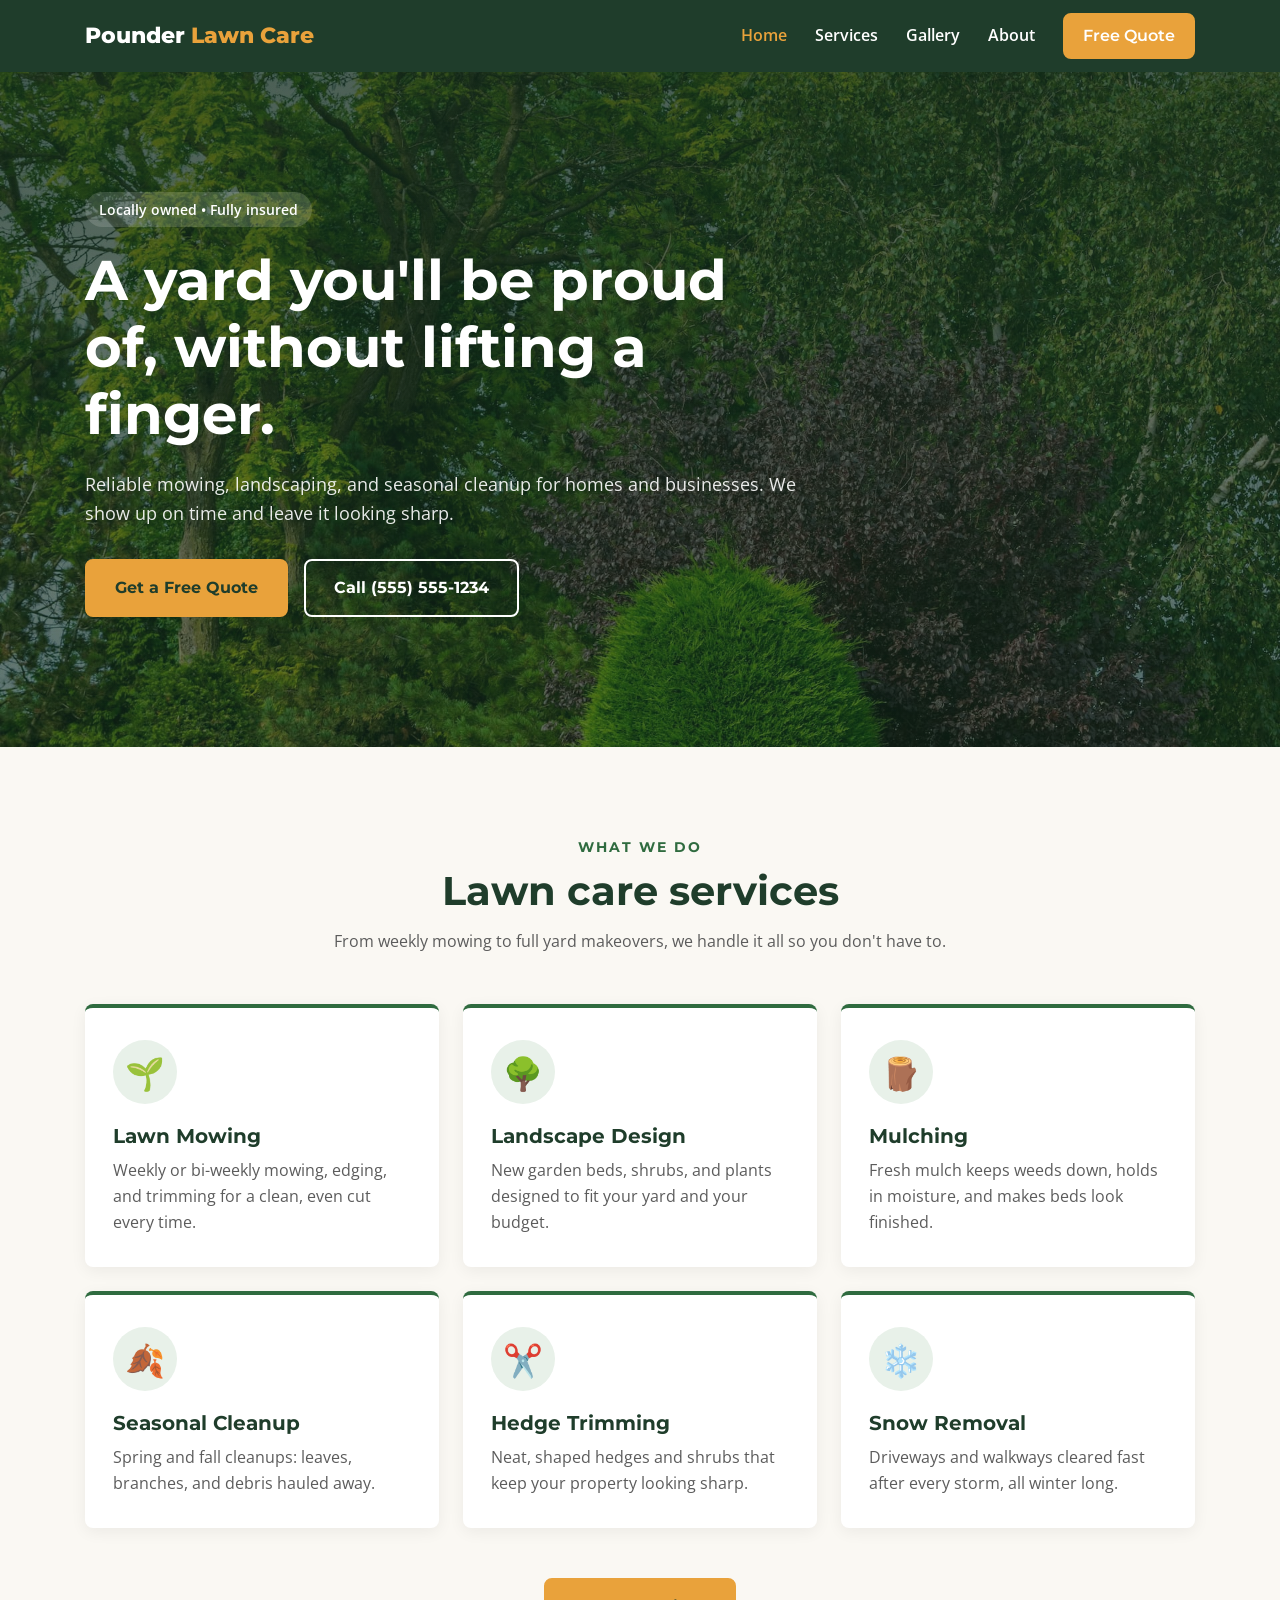
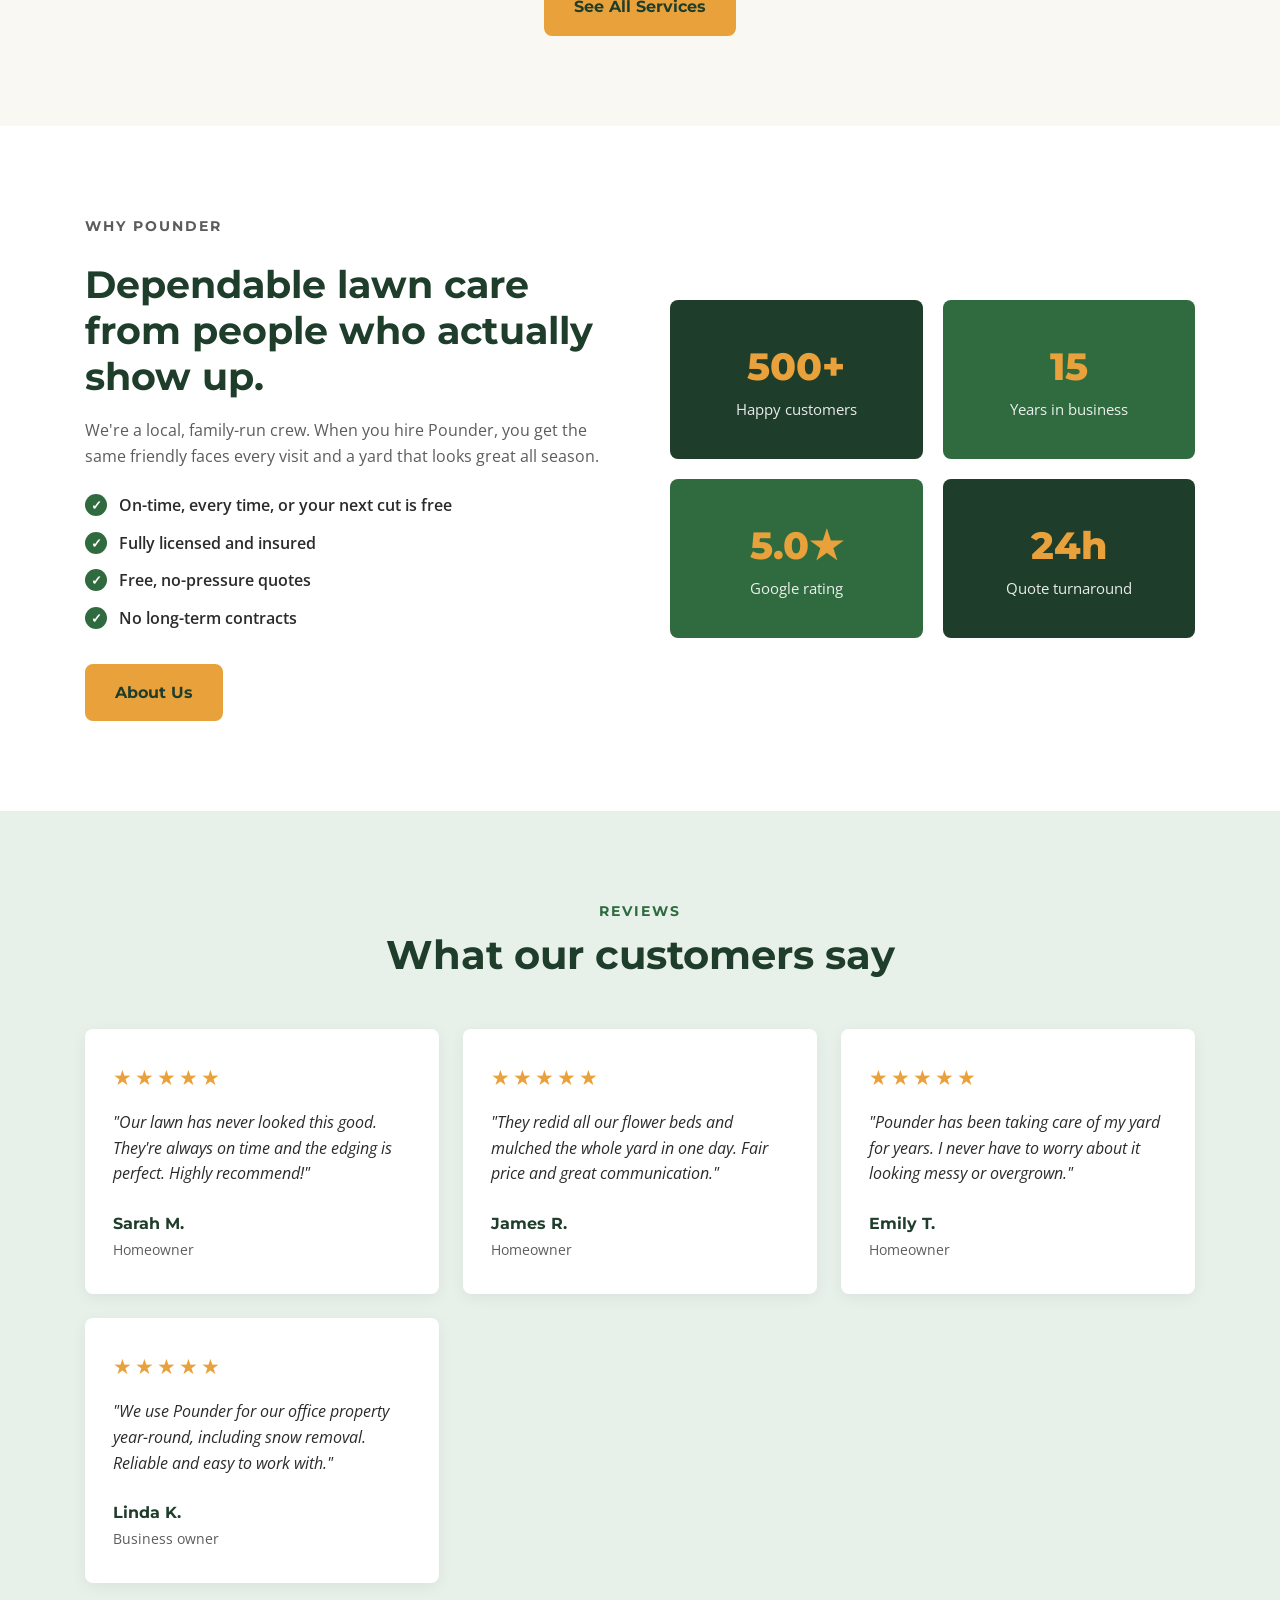
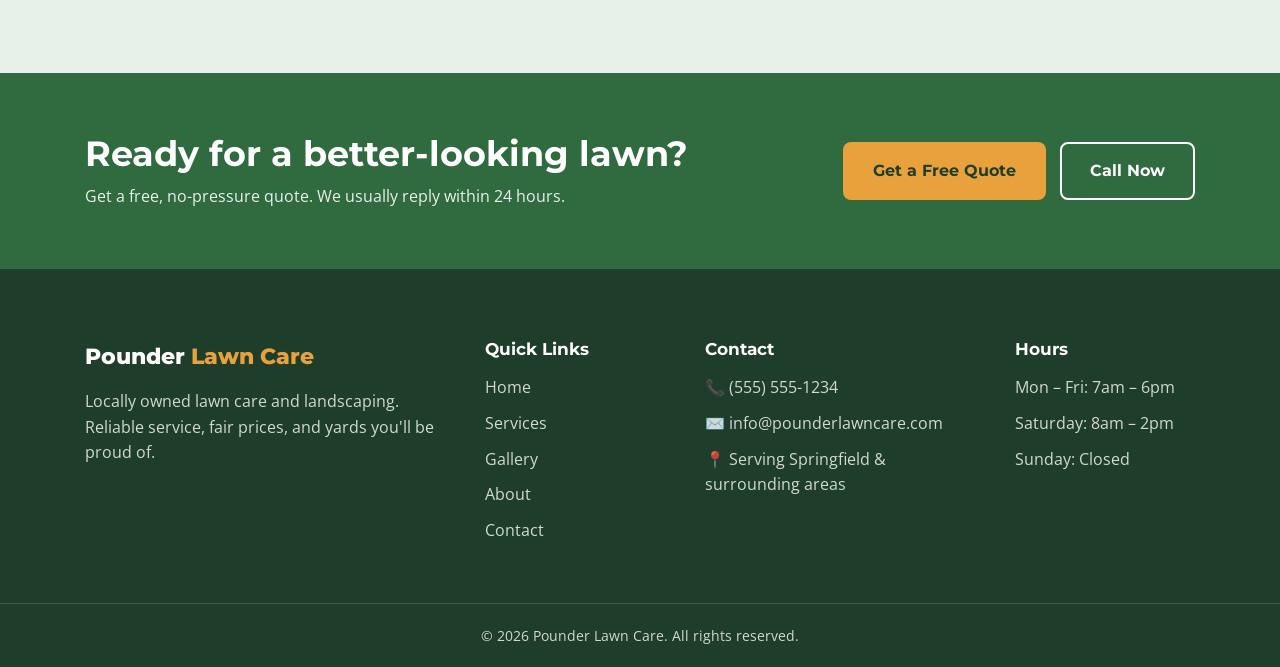
<file: index.html>
<!DOCTYPE html>
<html lang="en">
<head>
  <meta charset="UTF-8">
  <meta name="viewport" content="width=device-width, initial-scale=1.0">
  <title>Pounder Lawn Care | Lawn Mowing & Landscaping</title>
  <meta name="description" content="Pounder Lawn Care offers reliable lawn mowing, landscaping, mulching, and seasonal cleanup. Get your free quote today.">

  <!-- Fonts -->
  <link rel="preconnect" href="https://fonts.googleapis.com">
  <link rel="preconnect" href="https://fonts.gstatic.com" crossorigin>
  <link href="https://fonts.googleapis.com/css2?family=Montserrat:wght@600;700;800&family=Open+Sans:wght@400;600&display=swap" rel="stylesheet">

  <link rel="stylesheet" href="css/style.css">
</head>
<body>

  <!-- ===== HEADER / NAV ===== -->
  <header class="site-header">
    <div class="container header-inner">
      <a href="index.html" class="logo">
        Pounder <span>Lawn Care</span>
      </a>

      <button class="nav-toggle" aria-label="Open menu" aria-expanded="false">
        <span></span>
        <span></span>
        <span></span>
      </button>

      <nav class="main-nav">
        <ul>
          <li><a href="index.html" class="active">Home</a></li>
          <li><a href="services.html">Services</a></li>
          <li><a href="gallery.html">Gallery</a></li>
          <li><a href="about.html">About</a></li>
          <li><a href="contact.html" class="btn btn-small">Free Quote</a></li>
        </ul>
      </nav>
    </div>
  </header>

  <main>
    <!-- ===== HERO ===== -->
    <section class="hero">
      <div class="container">
        <div class="hero-content">
          <p class="hero-tag">Locally owned &bull; Fully insured</p>
          <h1>A yard you'll be proud of, without lifting a finger.</h1>
          <p class="hero-text">
            Reliable mowing, landscaping, and seasonal cleanup for homes and
            businesses. We show up on time and leave it looking sharp.
          </p>
          <div class="hero-buttons">
            <a href="contact.html" class="btn">Get a Free Quote</a>
            <a href="tel:5555551234" class="btn btn-outline">Call (555) 555-1234</a>
          </div>
        </div>
      </div>
    </section>

    <!-- ===== SERVICES ===== -->
    <section class="services section">
      <div class="container">
        <div class="section-heading">
          <p class="eyebrow">What we do</p>
          <h2>Lawn care services</h2>
          <p>From weekly mowing to full yard makeovers, we handle it all so you don't have to.</p>
        </div>

        <div class="services-grid">
          <article class="service-card">
            <div class="service-icon">🌱</div>
            <h3>Lawn Mowing</h3>
            <p>Weekly or bi-weekly mowing, edging, and trimming for a clean, even cut every time.</p>
          </article>

          <article class="service-card">
            <div class="service-icon">🌳</div>
            <h3>Landscape Design</h3>
            <p>New garden beds, shrubs, and plants designed to fit your yard and your budget.</p>
          </article>

          <article class="service-card">
            <div class="service-icon">🪵</div>
            <h3>Mulching</h3>
            <p>Fresh mulch keeps weeds down, holds in moisture, and makes beds look finished.</p>
          </article>

          <article class="service-card">
            <div class="service-icon">🍂</div>
            <h3>Seasonal Cleanup</h3>
            <p>Spring and fall cleanups: leaves, branches, and debris hauled away.</p>
          </article>

          <article class="service-card">
            <div class="service-icon">✂️</div>
            <h3>Hedge Trimming</h3>
            <p>Neat, shaped hedges and shrubs that keep your property looking sharp.</p>
          </article>

          <article class="service-card">
            <div class="service-icon">❄️</div>
            <h3>Snow Removal</h3>
            <p>Driveways and walkways cleared fast after every storm, all winter long.</p>
          </article>
        </div>

        <div class="section-cta">
          <a href="services.html" class="btn">See All Services</a>
        </div>
      </div>
    </section>

    <!-- ===== WHY CHOOSE US ===== -->
    <section class="why section">
      <div class="container why-inner">
        <div class="why-text">
          <p class="eyebrow">Why Pounder</p>
          <h2>Dependable lawn care from people who actually show up.</h2>
          <p>
            We're a local, family-run crew. When you hire Pounder, you get the
            same friendly faces every visit and a yard that looks great all season.
          </p>

          <ul class="check-list">
            <li>On-time, every time, or your next cut is free</li>
            <li>Fully licensed and insured</li>
            <li>Free, no-pressure quotes</li>
            <li>No long-term contracts</li>
          </ul>

          <a href="about.html" class="btn">About Us</a>
        </div>

        <div class="stats">
          <div class="stat">
            <span class="stat-number">500+</span>
            <span class="stat-label">Happy customers</span>
          </div>
          <div class="stat">
            <span class="stat-number">15</span>
            <span class="stat-label">Years in business</span>
          </div>
          <div class="stat">
            <span class="stat-number">5.0★</span>
            <span class="stat-label">Google rating</span>
          </div>
          <div class="stat">
            <span class="stat-number">24h</span>
            <span class="stat-label">Quote turnaround</span>
          </div>
        </div>
      </div>
    </section>

    <!-- ===== REVIEWS ===== -->
    <section class="reviews section">
      <div class="container">
        <div class="section-heading">
          <p class="eyebrow">Reviews</p>
          <h2>What our customers say</h2>
        </div>

        <div class="reviews-grid">
          <figure class="review-card">
            <div class="stars" aria-label="5 out of 5 stars">★★★★★</div>
            <blockquote>
              "Our lawn has never looked this good. They're always on time and
              the edging is perfect. Highly recommend!"
            </blockquote>
            <figcaption>
              <strong>Sarah M.</strong>
              <span>Homeowner</span>
            </figcaption>
          </figure>

          <figure class="review-card">
            <div class="stars" aria-label="5 out of 5 stars">★★★★★</div>
            <blockquote>
              "They redid all our flower beds and mulched the whole yard in one
              day. Fair price and great communication."
            </blockquote>
            <figcaption>
              <strong>James R.</strong>
              <span>Homeowner</span>
            </figcaption>
          </figure>

          <figure class="review-card">
            <div class="stars" aria-label="5 out of 5 stars">★★★★★</div>
            <blockquote>
              "Pounder has been taking care of my yard for years. I never have to worry about it looking messy or overgrown."
            </blockquote>
            <figcaption>
              <strong>Emily T.</strong>
              <span>Homeowner</span>
            </figcaption>
          </figure>
          

          <figure class="review-card">
            <div class="stars" aria-label="5 out of 5 stars">★★★★★</div>
            <blockquote>
              "We use Pounder for our office property year-round, including snow
              removal. Reliable and easy to work with."
            </blockquote>
            <figcaption>
              <strong>Linda K.</strong>
              <span>Business owner</span>
            </figcaption>
          </figure>
        </div>
      </div>
    </section>

    <!-- ===== CALL-TO-ACTION BANNER ===== -->
    <section class="cta-banner">
      <div class="container cta-inner">
        <div>
          <h2>Ready for a better-looking lawn?</h2>
          <p>Get a free, no-pressure quote. We usually reply within 24 hours.</p>
        </div>
        <div class="cta-buttons">
          <a href="contact.html" class="btn">Get a Free Quote</a>
          <a href="tel:5555551234" class="btn btn-outline">Call Now</a>
        </div>
      </div>
    </section>
  </main>

  <!-- ===== FOOTER ===== -->
  <footer class="site-footer">
    <div class="container footer-grid">
      <div class="footer-col footer-about">
        <a href="index.html" class="logo">Pounder <span>Lawn Care</span></a>
        <p>Locally owned lawn care and landscaping. Reliable service, fair prices, and yards you'll be proud of.</p>
      </div>

      <div class="footer-col">
        <h3>Quick Links</h3>
        <ul>
          <li><a href="index.html">Home</a></li>
          <li><a href="services.html">Services</a></li>
          <li><a href="gallery.html">Gallery</a></li>
          <li><a href="about.html">About</a></li>
          <li><a href="contact.html">Contact</a></li>
        </ul>
      </div>

      <div class="footer-col">
        <h3>Contact</h3>
        <ul>
          <li><a href="tel:5555551234">📞 (555) 555-1234</a></li>
          <li><a href="mailto:info@pounderlawncare.com">✉️ info@pounderlawncare.com</a></li>
          <li>📍 Serving Springfield &amp; surrounding areas</li>
        </ul>
      </div>

      <div class="footer-col">
        <h3>Hours</h3>
        <ul>
          <li>Mon – Fri: 7am – 6pm</li>
          <li>Saturday: 8am – 2pm</li>
          <li>Sunday: Closed</li>
        </ul>
      </div>
    </div>

    <div class="footer-bottom">
      <div class="container">
        <p>&copy; <span id="year"></span> Pounder Lawn Care. All rights reserved.</p>
      </div>
    </div>
  </footer>

  <script src="js/main.js"></script>
</body>
</html>
</file>
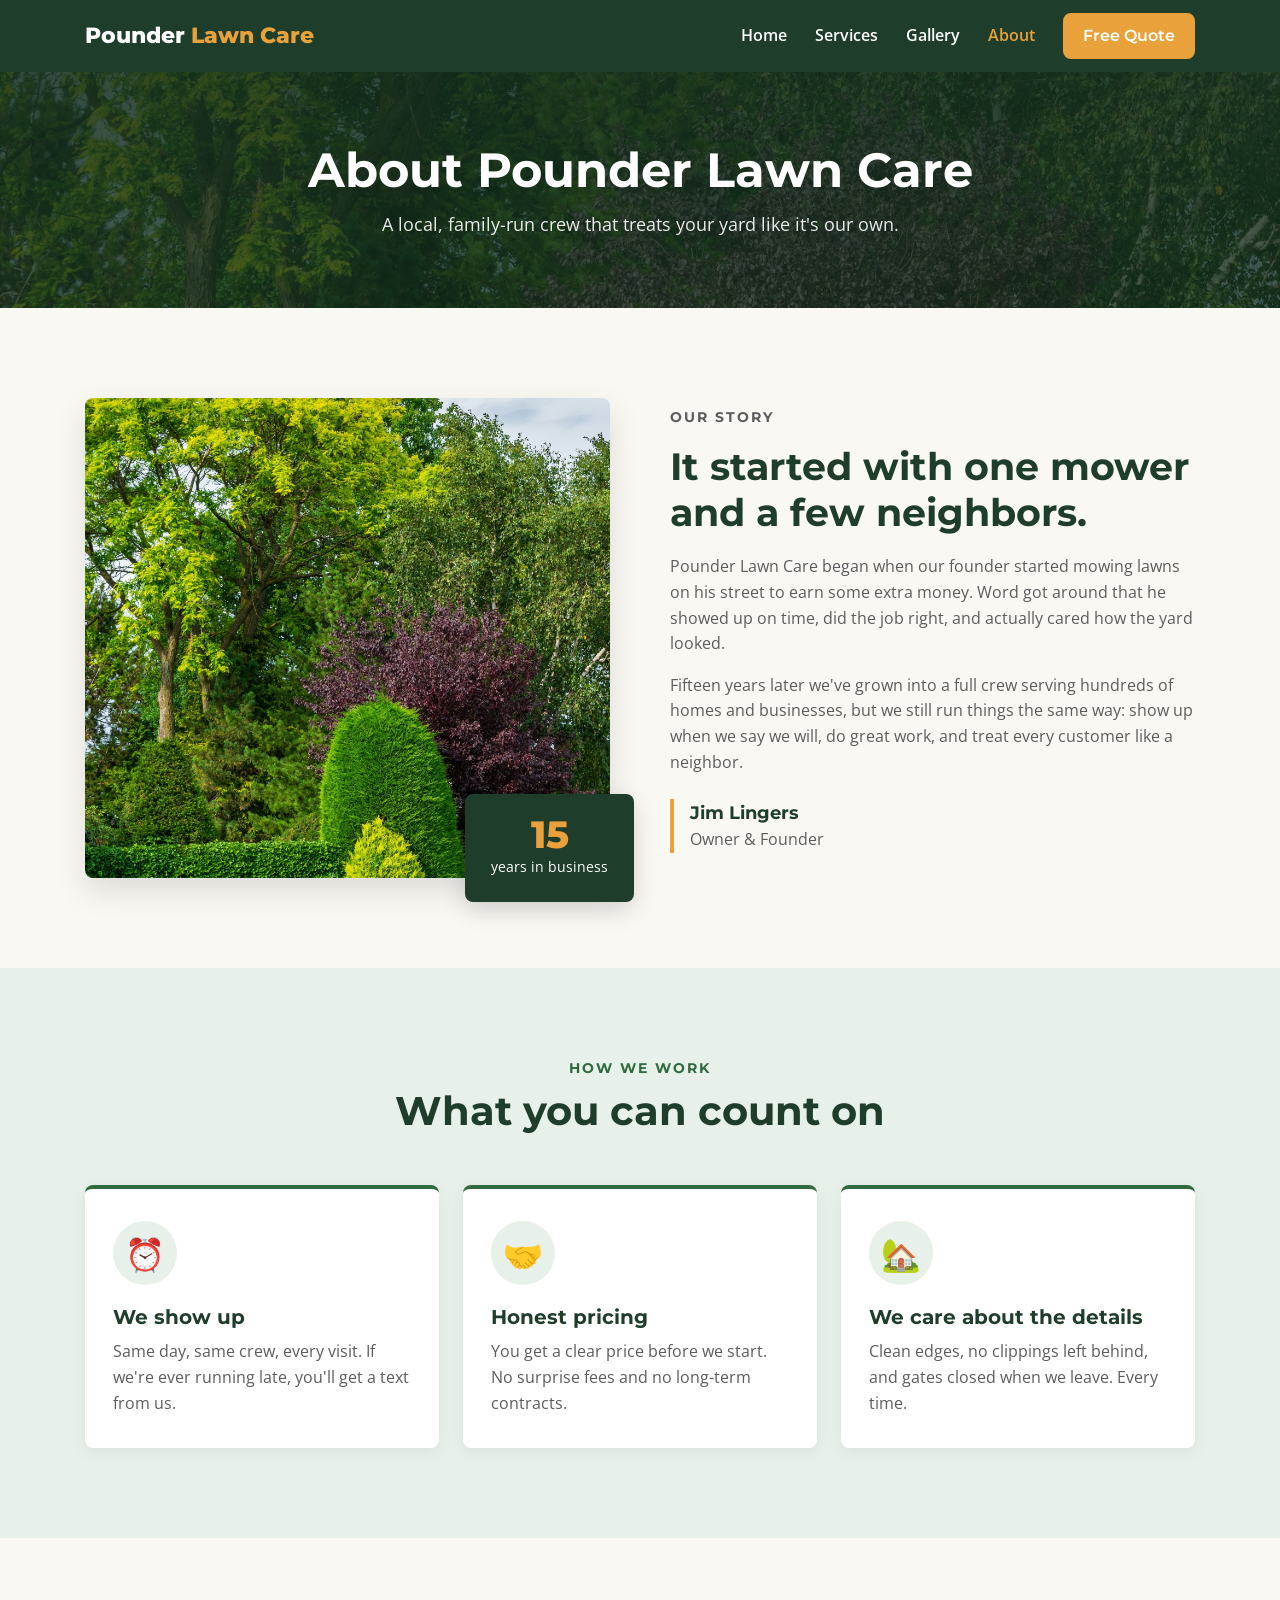
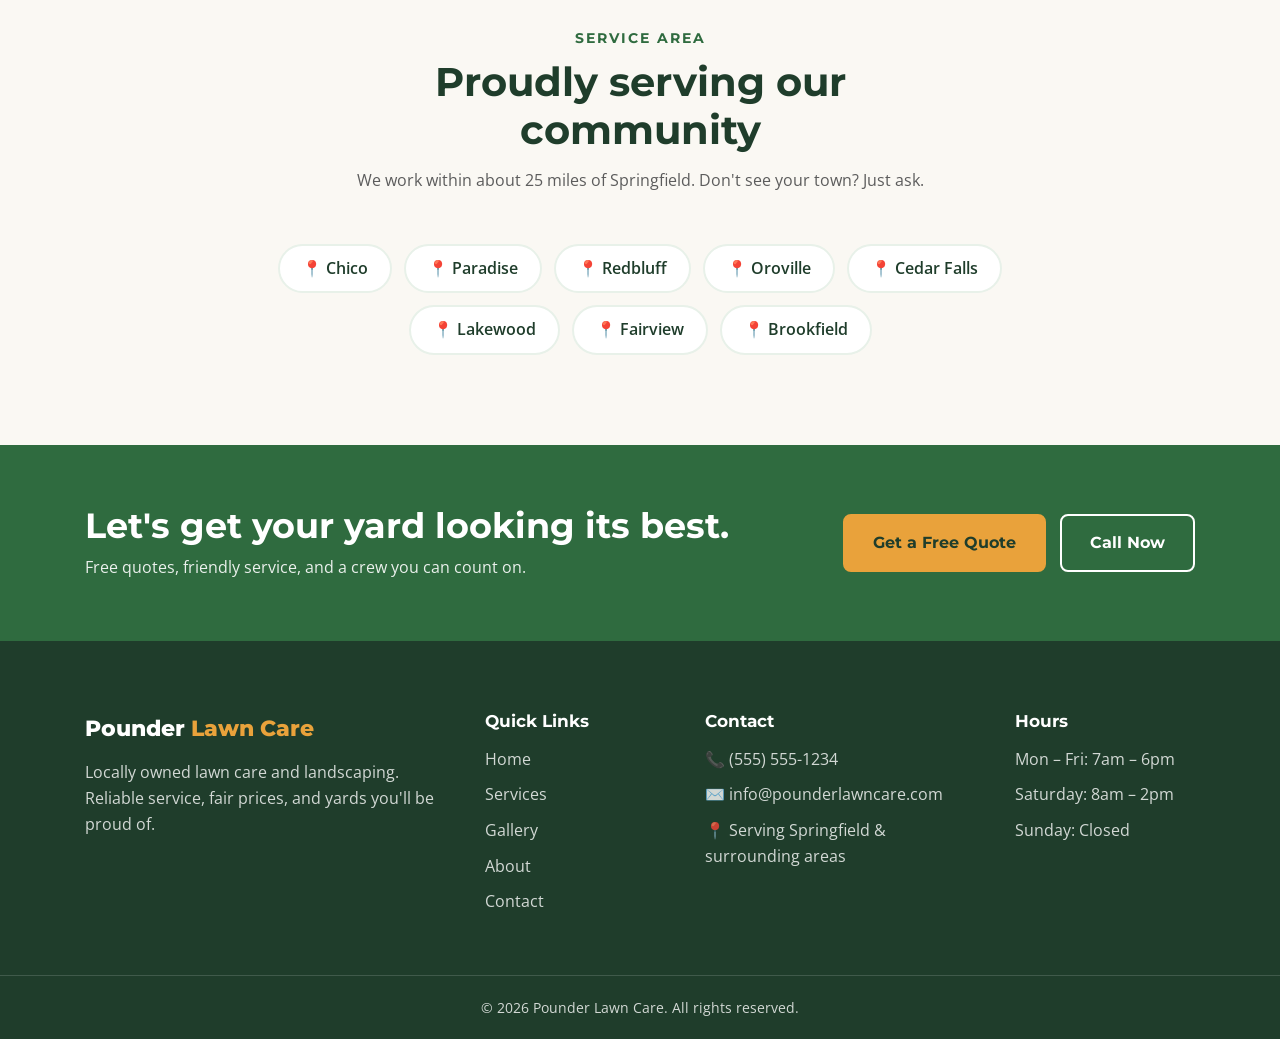
<file: about.html>
<!DOCTYPE html>
<html lang="en">
<head>
  <meta charset="UTF-8">
  <meta name="viewport" content="width=device-width, initial-scale=1.0">
  <title>About Us | Pounder Lawn Care</title>
  <meta name="description" content="Pounder Lawn Care is a locally owned, family-run lawn care company serving Springfield and surrounding towns. Meet the crew and learn how we work.">

  <!-- Fonts -->
  <link rel="preconnect" href="https://fonts.googleapis.com">
  <link rel="preconnect" href="https://fonts.gstatic.com" crossorigin>
  <link href="https://fonts.googleapis.com/css2?family=Montserrat:wght@600;700;800&family=Open+Sans:wght@400;600&display=swap" rel="stylesheet">

  <link rel="stylesheet" href="css/style.css">
</head>
<body>

  <!-- ===== HEADER / NAV ===== -->
  <header class="site-header">
    <div class="container header-inner">
      <a href="index.html" class="logo">
        Pounder <span>Lawn Care</span>
      </a>

      <button class="nav-toggle" aria-label="Open menu" aria-expanded="false">
        <span></span>
        <span></span>
        <span></span>
      </button>

      <nav class="main-nav">
        <ul>
          <li><a href="index.html">Home</a></li>
          <li><a href="services.html">Services</a></li>
          <li><a href="gallery.html">Gallery</a></li>
          <li><a href="about.html" class="active">About</a></li>
          <li><a href="contact.html" class="btn btn-small">Free Quote</a></li>
        </ul>
      </nav>
    </div>
  </header>

  <main>
    <!-- ===== PAGE BANNER ===== -->
    <section class="page-banner">
      <div class="container">
        <h1>About Pounder Lawn Care</h1>
        <p>A local, family-run crew that treats your yard like it's our own.</p>
      </div>
    </section>

    <!-- ===== OUR STORY ===== -->
    <section class="section">
      <div class="container story">
        <div class="story-image">
          <!-- Swap this for a real photo of the owner or crew later -->
          <img src="images/hero.jpg" alt="A freshly mowed lawn cared for by Pounder Lawn Care" loading="lazy">
          <div class="story-badge">
            <span class="stat-number">15</span>
            <span>years in business</span>
          </div>
        </div>

        <div class="story-text">
          <p class="eyebrow">Our story</p>
          <h2>It started with one mower and a few neighbors.</h2>
          <p>
            Pounder Lawn Care began when our founder started mowing lawns on his
            street to earn some extra money. Word got around that he showed up on
            time, did the job right, and actually cared how the yard looked.
          </p>
          <p>
            Fifteen years later we've grown into a full crew serving hundreds of
            homes and businesses, but we still run things the same way: show up
            when we say we will, do great work, and treat every customer like a
            neighbor.
          </p>
          <p class="signature">
            <strong>Jim Lingers</strong>
            <span>Owner &amp; Founder</span>
          </p>
        </div>
      </div>
    </section>

    <!-- ===== OUR VALUES (reuses the service card styles) ===== -->
    <section class="section values">
      <div class="container">
        <div class="section-heading">
          <p class="eyebrow">How we work</p>
          <h2>What you can count on</h2>
        </div>

        <div class="services-grid">
          <article class="service-card">
            <div class="service-icon">⏰</div>
            <h3>We show up</h3>
            <p>Same day, same crew, every visit. If we're ever running late, you'll get a text from us.</p>
          </article>

          <article class="service-card">
            <div class="service-icon">🤝</div>
            <h3>Honest pricing</h3>
            <p>You get a clear price before we start. No surprise fees and no long-term contracts.</p>
          </article>

          <article class="service-card">
            <div class="service-icon">🏡</div>
            <h3>We care about the details</h3>
            <p>Clean edges, no clippings left behind, and gates closed when we leave. Every time.</p>
          </article>
        </div>
      </div>
    </section>

    <!-- ===== SERVICE AREA ===== -->
    <section class="section">
      <div class="container">
        <div class="section-heading">
          <p class="eyebrow">Service area</p>
          <h2>Proudly serving our community</h2>
          <p>We work within about 25 miles of Springfield. Don't see your town? Just ask.</p>
        </div>

        <ul class="area-list">
          <li>Chico</li>
          <li>Paradise</li>
          <li>Redbluff</li>
          <li>Oroville</li>
          <li>Cedar Falls</li>
          <li>Lakewood</li>
          <li>Fairview</li>
          <li>Brookfield</li>
        </ul>
      </div>
    </section>

    <!-- ===== CALL-TO-ACTION BANNER ===== -->
    <section class="cta-banner">
      <div class="container cta-inner">
        <div>
          <h2>Let's get your yard looking its best.</h2>
          <p>Free quotes, friendly service, and a crew you can count on.</p>
        </div>
        <div class="cta-buttons">
          <a href="contact.html" class="btn">Get a Free Quote</a>
          <a href="tel:5555551234" class="btn btn-outline">Call Now</a>
        </div>
      </div>
    </section>
  </main>

  <!-- ===== FOOTER ===== -->
  <footer class="site-footer">
    <div class="container footer-grid">
      <div class="footer-col footer-about">
        <a href="index.html" class="logo">Pounder <span>Lawn Care</span></a>
        <p>Locally owned lawn care and landscaping. Reliable service, fair prices, and yards you'll be proud of.</p>
      </div>

      <div class="footer-col">
        <h3>Quick Links</h3>
        <ul>
          <li><a href="index.html">Home</a></li>
          <li><a href="services.html">Services</a></li>
          <li><a href="gallery.html">Gallery</a></li>
          <li><a href="about.html">About</a></li>
          <li><a href="contact.html">Contact</a></li>
        </ul>
      </div>

      <div class="footer-col">
        <h3>Contact</h3>
        <ul>
          <li><a href="tel:5555551234">📞 (555) 555-1234</a></li>
          <li><a href="mailto:info@pounderlawncare.com">✉️ info@pounderlawncare.com</a></li>
          <li>📍 Serving Springfield &amp; surrounding areas</li>
        </ul>
      </div>

      <div class="footer-col">
        <h3>Hours</h3>
        <ul>
          <li>Mon – Fri: 7am – 6pm</li>
          <li>Saturday: 8am – 2pm</li>
          <li>Sunday: Closed</li>
        </ul>
      </div>
    </div>

    <div class="footer-bottom">
      <div class="container">
        <p>&copy; <span id="year"></span> Pounder Lawn Care. All rights reserved.</p>
      </div>
    </div>
  </footer>

  <script src="js/main.js"></script>
</body>
</html>
</file>
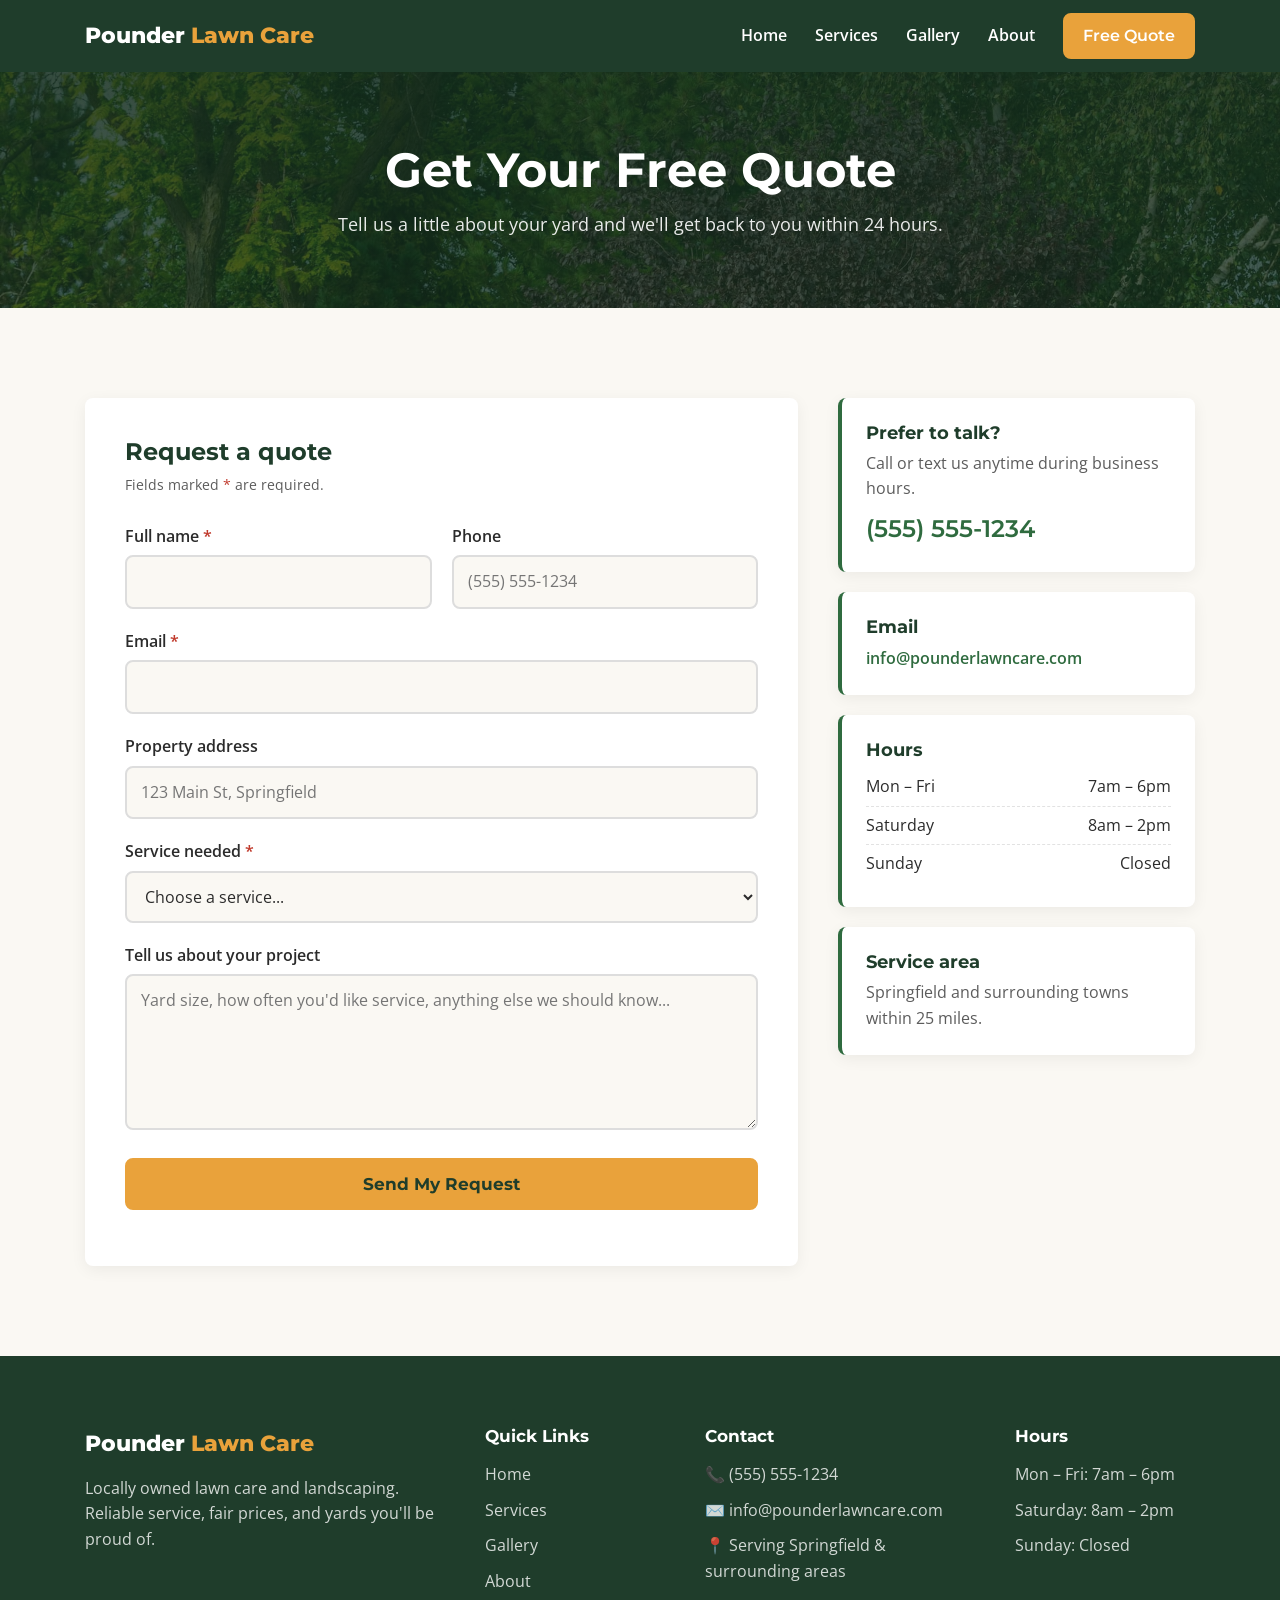
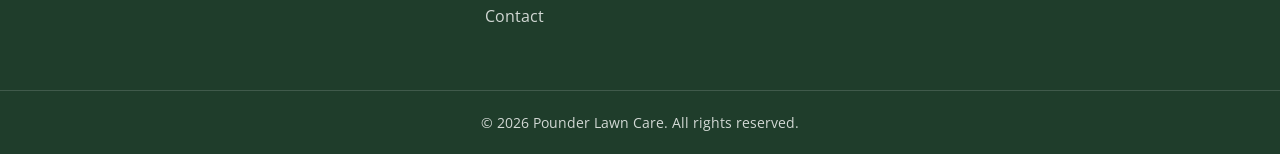
<file: contact.html>
<!DOCTYPE html>
<html lang="en">
<head>
  <meta charset="UTF-8">
  <meta name="viewport" content="width=device-width, initial-scale=1.0">
  <title>Contact Us | Free Lawn Care Quote | Pounder Lawn Care</title>
  <meta name="description" content="Request a free lawn care or landscaping quote from Pounder Lawn Care. Call (555) 555-1234 or fill out our quick form. We reply within 24 hours.">

  <!-- Fonts -->
  <link rel="preconnect" href="https://fonts.googleapis.com">
  <link rel="preconnect" href="https://fonts.gstatic.com" crossorigin>
  <link href="https://fonts.googleapis.com/css2?family=Montserrat:wght@600;700;800&family=Open+Sans:wght@400;600&display=swap" rel="stylesheet">

  <link rel="stylesheet" href="css/style.css">
</head>
<body>

  <!-- ===== HEADER / NAV ===== -->
  <header class="site-header">
    <div class="container header-inner">
      <a href="index.html" class="logo">
        Pounder <span>Lawn Care</span>
      </a>

      <button class="nav-toggle" aria-label="Open menu" aria-expanded="false">
        <span></span>
        <span></span>
        <span></span>
      </button>

      <nav class="main-nav">
        <ul>
          <li><a href="index.html">Home</a></li>
          <li><a href="services.html">Services</a></li>
          <li><a href="gallery.html">Gallery</a></li>
          <li><a href="about.html">About</a></li>
          <li><a href="contact.html" class="btn btn-small">Free Quote</a></li>
        </ul>
      </nav>
    </div>
  </header>

  <main>
    <!-- ===== PAGE BANNER (smaller version of the hero) ===== -->
    <section class="page-banner">
      <div class="container">
        <h1>Get Your Free Quote</h1>
        <p>Tell us a little about your yard and we'll get back to you within 24 hours.</p>
      </div>
    </section>

    <!-- ===== CONTACT FORM + INFO ===== -->
    <section class="section">
      <div class="container contact-layout">

        <!-- Form -->
        <div class="form-card">
          <h2>Request a quote</h2>
          <p class="form-note">Fields marked <span class="required">*</span> are required.</p>

          <!-- Replace YOUR_FORM_ID with your real Formspree ID (see notes) -->
          <form id="quote-form" class="quote-form" action="https://formspree.io/f/xqpqpbqp" method="POST">

            <div class="form-row">
              <div class="form-group">
                <label for="name">Full name <span class="required">*</span></label>
                <input type="text" id="name" name="name" autocomplete="name" required>
              </div>

              <div class="form-group">
                <label for="phone">Phone</label>
                <input type="tel" id="phone" name="phone" autocomplete="tel" placeholder="(555) 555-1234">
              </div>
            </div>

            <div class="form-group">
              <label for="email">Email <span class="required">*</span></label>
              <input type="email" id="email" name="email" autocomplete="email" required>
            </div>

            <div class="form-group">
              <label for="address">Property address</label>
              <input type="text" id="address" name="address" autocomplete="street-address" placeholder="123 Main St, Springfield">
            </div>

            <div class="form-group">
              <label for="service">Service needed <span class="required">*</span></label>
              <select id="service" name="service" required>
                <option value="">Choose a service...</option>
                <option>Lawn Mowing</option>
                <option>Landscape Design</option>
                <option>Mulching</option>
                <option>Seasonal Cleanup</option>
                <option>Hedge Trimming</option>
                <option>Snow Removal</option>
                <option>Not sure / Other</option>
              </select>
            </div>

            <div class="form-group">
              <label for="message">Tell us about your project</label>
              <textarea id="message" name="message" rows="5" placeholder="Yard size, how often you'd like service, anything else we should know..."></textarea>
            </div>

            <button type="submit" class="btn btn-full">Send My Request</button>

            <!-- JavaScript shows success / error messages here -->
            <p class="form-status" role="status" aria-live="polite"></p>
          </form>
        </div>

        <!-- Contact info sidebar -->
        <aside class="contact-info">
          <div class="info-card">
            <h3>Prefer to talk?</h3>
            <p>Call or text us anytime during business hours.</p>
            <a href="tel:5555551234" class="info-phone">(555) 555-1234</a>
          </div>

          <div class="info-card">
            <h3>Email</h3>
            <a href="mailto:info@pounderlawncare.com">info@pounderlawncare.com</a>
          </div>

          <div class="info-card">
            <h3>Hours</h3>
            <ul>
              <li><span>Mon – Fri</span> <span>7am – 6pm</span></li>
              <li><span>Saturday</span> <span>8am – 2pm</span></li>
              <li><span>Sunday</span> <span>Closed</span></li>
            </ul>
          </div>

          <div class="info-card">
            <h3>Service area</h3>
            <p>Springfield and surrounding towns within 25 miles.</p>
          </div>
        </aside>

      </div>
    </section>
  </main>

  <!-- ===== FOOTER ===== -->
  <footer class="site-footer">
    <div class="container footer-grid">
      <div class="footer-col footer-about">
        <a href="index.html" class="logo">Pounder <span>Lawn Care</span></a>
        <p>Locally owned lawn care and landscaping. Reliable service, fair prices, and yards you'll be proud of.</p>
      </div>

      <div class="footer-col">
        <h3>Quick Links</h3>
        <ul>
          <li><a href="index.html">Home</a></li>
          <li><a href="services.html">Services</a></li>
          <li><a href="gallery.html">Gallery</a></li>
          <li><a href="about.html">About</a></li>
          <li><a href="contact.html">Contact</a></li>
        </ul>
      </div>

      <div class="footer-col">
        <h3>Contact</h3>
        <ul>
          <li><a href="tel:5555551234">📞 (555) 555-1234</a></li>
          <li><a href="mailto:info@pounderlawncare.com">✉️ info@pounderlawncare.com</a></li>
          <li>📍 Serving Springfield &amp; surrounding areas</li>
        </ul>
      </div>

      <div class="footer-col">
        <h3>Hours</h3>
        <ul>
          <li>Mon – Fri: 7am – 6pm</li>
          <li>Saturday: 8am – 2pm</li>
          <li>Sunday: Closed</li>
        </ul>
      </div>
    </div>

    <div class="footer-bottom">
      <div class="container">
        <p>&copy; <span id="year"></span> Pounder Lawn Care. All rights reserved.</p>
      </div>
    </div>
  </footer>

  <script src="js/main.js"></script>
</body>
</html>
</file>
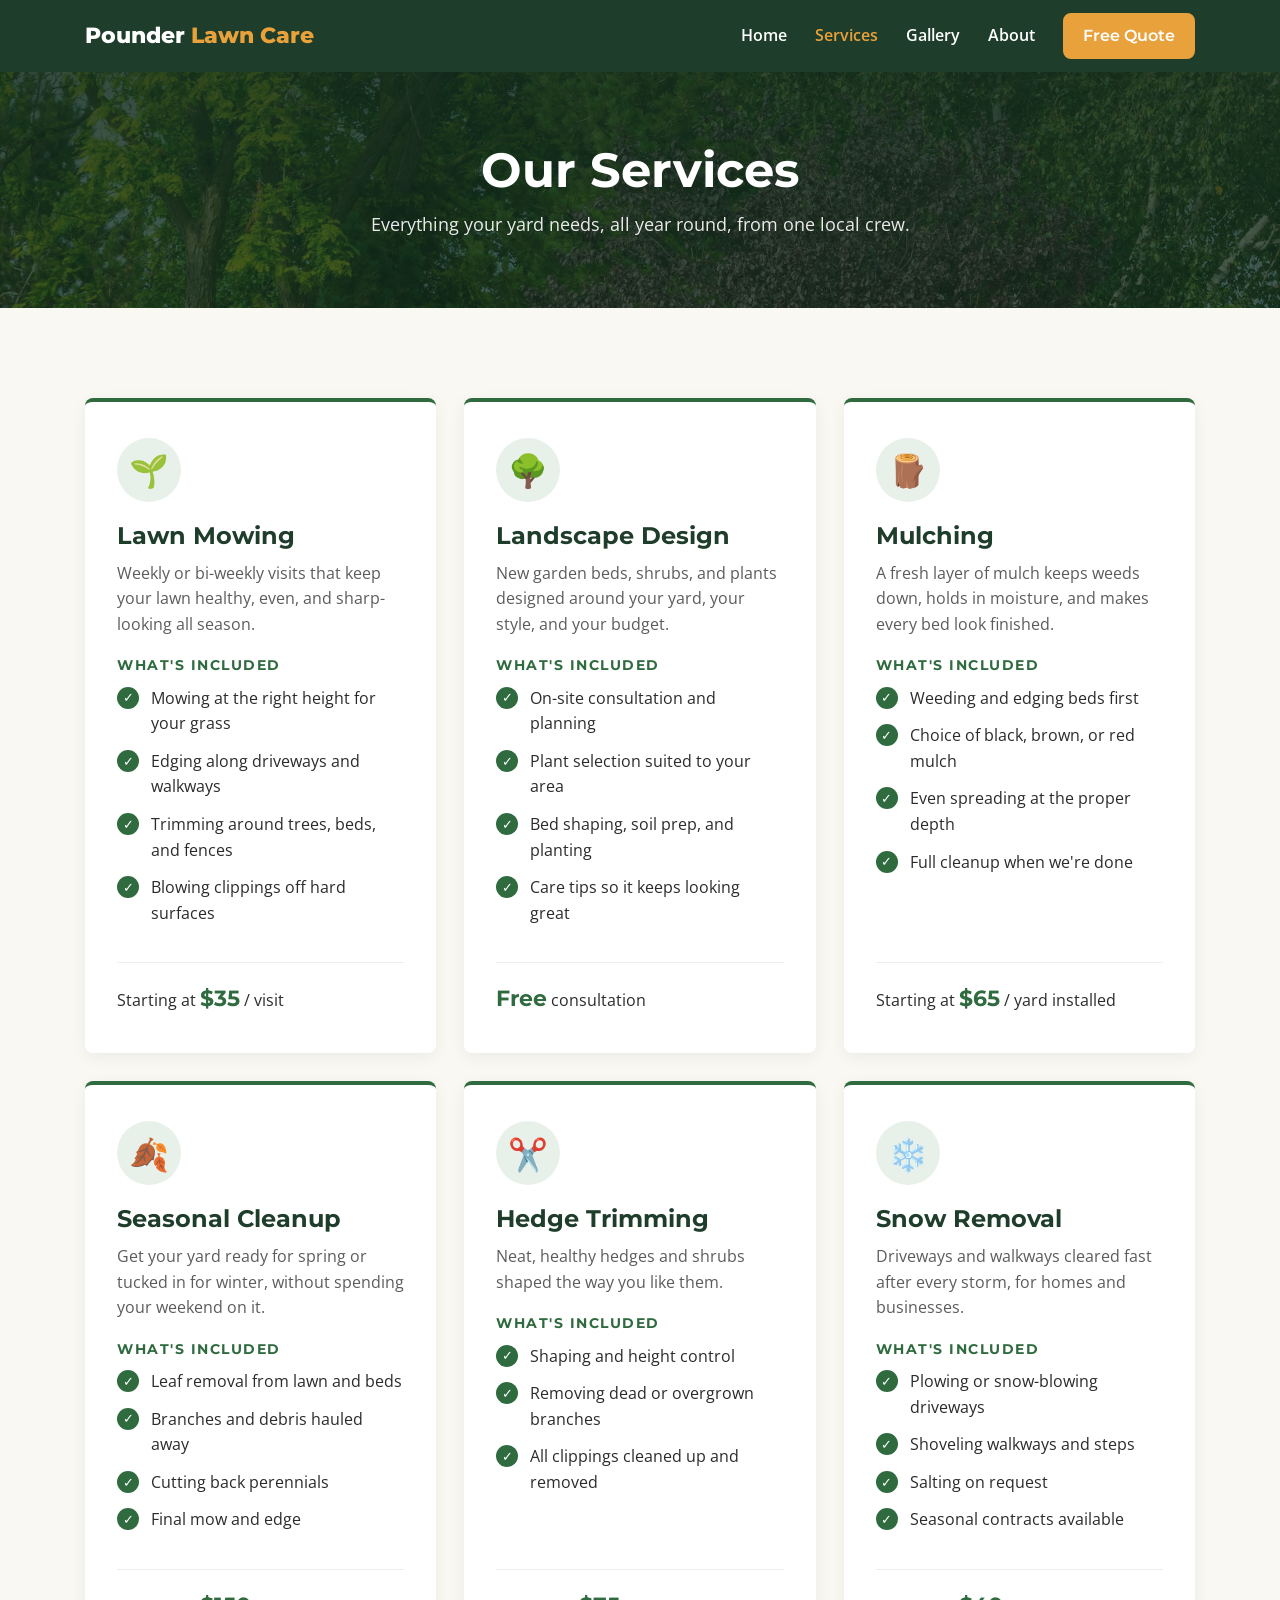
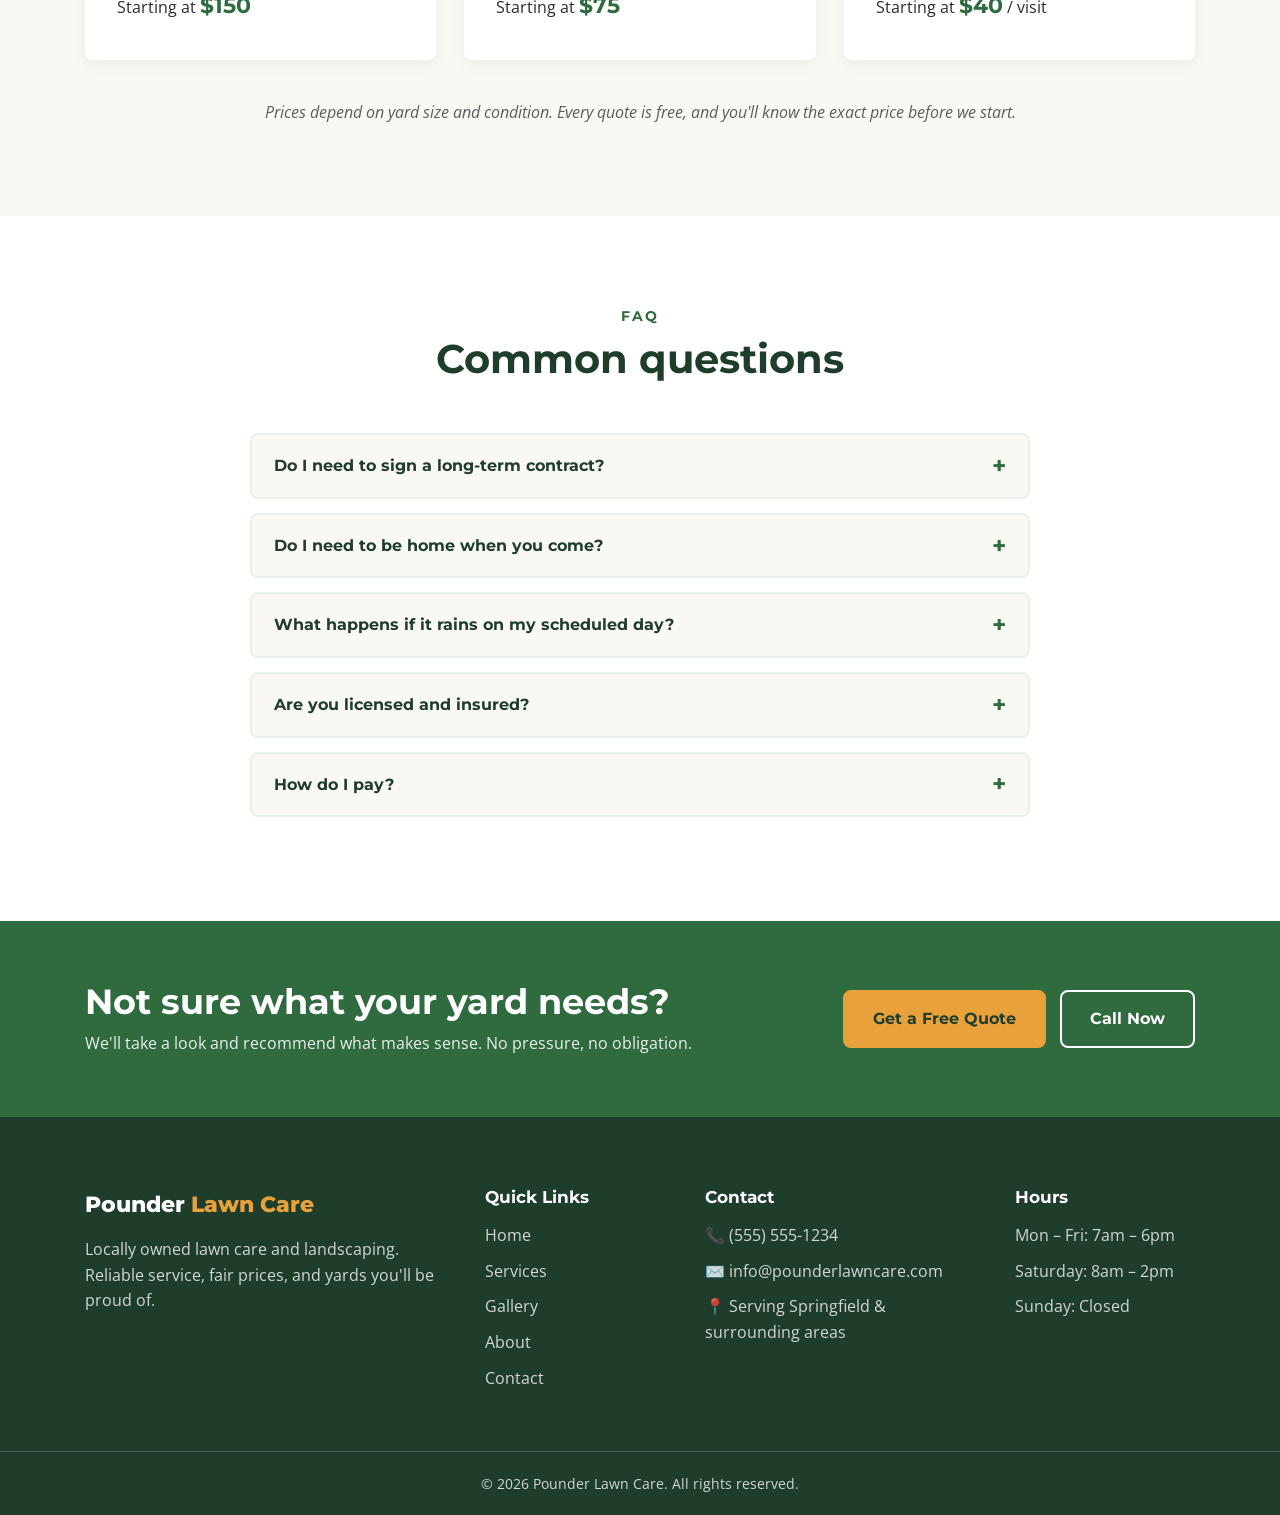
<file: services.html>
<!DOCTYPE html>
<html lang="en">
<head>
  <meta charset="UTF-8">
  <meta name="viewport" content="width=device-width, initial-scale=1.0">
  <title>Lawn Care & Landscaping Services | Pounder Lawn Care</title>
  <meta name="description" content="Lawn mowing, landscape design, mulching, seasonal cleanup, hedge trimming, and snow removal. See what's included and starting prices from Pounder Lawn Care.">

  <!-- Fonts -->
  <link rel="preconnect" href="https://fonts.googleapis.com">
  <link rel="preconnect" href="https://fonts.gstatic.com" crossorigin>
  <link href="https://fonts.googleapis.com/css2?family=Montserrat:wght@600;700;800&family=Open+Sans:wght@400;600&display=swap" rel="stylesheet">

  <link rel="stylesheet" href="css/style.css">
</head>
<body>

  <!-- ===== HEADER / NAV ===== -->
  <header class="site-header">
    <div class="container header-inner">
      <a href="index.html" class="logo">
        Pounder <span>Lawn Care</span>
      </a>

      <button class="nav-toggle" aria-label="Open menu" aria-expanded="false">
        <span></span>
        <span></span>
        <span></span>
      </button>

      <nav class="main-nav">
        <ul>
          <li><a href="index.html">Home</a></li>
          <li><a href="services.html" class="active">Services</a></li>
          <li><a href="gallery.html">Gallery</a></li>
          <li><a href="about.html">About</a></li>
          <li><a href="contact.html" class="btn btn-small">Free Quote</a></li>
        </ul>
      </nav>
    </div>
  </header>

  <main>
    <!-- ===== PAGE BANNER ===== -->
    <section class="page-banner">
      <div class="container">
        <h1>Our Services</h1>
        <p>Everything your yard needs, all year round, from one local crew.</p>
      </div>
    </section>

    <!-- ===== SERVICE DETAILS ===== -->
    <section class="section">
      <div class="container">
        <div class="service-details">

          <article class="service-detail">
            <div class="service-icon">🌱</div>
            <h2>Lawn Mowing</h2>
            <p>Weekly or bi-weekly visits that keep your lawn healthy, even, and sharp-looking all season.</p>
            <h3>What's included</h3>
            <ul class="check-list">
              <li>Mowing at the right height for your grass</li>
              <li>Edging along driveways and walkways</li>
              <li>Trimming around trees, beds, and fences</li>
              <li>Blowing clippings off hard surfaces</li>
            </ul>
            <p class="price">Starting at <strong>$35</strong> / visit</p>
          </article>

          <article class="service-detail">
            <div class="service-icon">🌳</div>
            <h2>Landscape Design</h2>
            <p>New garden beds, shrubs, and plants designed around your yard, your style, and your budget.</p>
            <h3>What's included</h3>
            <ul class="check-list">
              <li>On-site consultation and planning</li>
              <li>Plant selection suited to your area</li>
              <li>Bed shaping, soil prep, and planting</li>
              <li>Care tips so it keeps looking great</li>
            </ul>
            <p class="price"><strong>Free</strong> consultation</p>
          </article>

          <article class="service-detail">
            <div class="service-icon">🪵</div>
            <h2>Mulching</h2>
            <p>A fresh layer of mulch keeps weeds down, holds in moisture, and makes every bed look finished.</p>
            <h3>What's included</h3>
            <ul class="check-list">
              <li>Weeding and edging beds first</li>
              <li>Choice of black, brown, or red mulch</li>
              <li>Even spreading at the proper depth</li>
              <li>Full cleanup when we're done</li>
            </ul>
            <p class="price">Starting at <strong>$65</strong> / yard installed</p>
          </article>

          <article class="service-detail">
            <div class="service-icon">🍂</div>
            <h2>Seasonal Cleanup</h2>
            <p>Get your yard ready for spring or tucked in for winter, without spending your weekend on it.</p>
            <h3>What's included</h3>
            <ul class="check-list">
              <li>Leaf removal from lawn and beds</li>
              <li>Branches and debris hauled away</li>
              <li>Cutting back perennials</li>
              <li>Final mow and edge</li>
            </ul>
            <p class="price">Starting at <strong>$150</strong></p>
          </article>

          <article class="service-detail">
            <div class="service-icon">✂️</div>
            <h2>Hedge Trimming</h2>
            <p>Neat, healthy hedges and shrubs shaped the way you like them.</p>
            <h3>What's included</h3>
            <ul class="check-list">
              <li>Shaping and height control</li>
              <li>Removing dead or overgrown branches</li>
              <li>All clippings cleaned up and removed</li>
            </ul>
            <p class="price">Starting at <strong>$75</strong></p>
          </article>

          <article class="service-detail">
            <div class="service-icon">❄️</div>
            <h2>Snow Removal</h2>
            <p>Driveways and walkways cleared fast after every storm, for homes and businesses.</p>
            <h3>What's included</h3>
            <ul class="check-list">
              <li>Plowing or snow-blowing driveways</li>
              <li>Shoveling walkways and steps</li>
              <li>Salting on request</li>
              <li>Seasonal contracts available</li>
            </ul>
            <p class="price">Starting at <strong>$40</strong> / visit</p>
          </article>

        </div>

        <p class="price-note">
          Prices depend on yard size and condition. Every quote is free, and you'll know the exact price before we start.
        </p>
      </div>
    </section>

    <!-- ===== FAQ ===== -->
    <section class="faq section">
      <div class="container">
        <div class="section-heading">
          <p class="eyebrow">FAQ</p>
          <h2>Common questions</h2>
        </div>

        <!-- <details> + <summary> is a built-in HTML accordion: no JavaScript needed -->
        <div class="faq-list">
          <details>
            <summary>Do I need to sign a long-term contract?</summary>
            <p>No. Our mowing service is pay-as-you-go, and you can pause or cancel anytime. Seasonal snow contracts are optional.</p>
          </details>

          <details>
            <summary>Do I need to be home when you come?</summary>
            <p>Nope. As long as we can get to the yard (unlocked gate, dogs inside), we'll take care of it and text you when we're done.</p>
          </details>

          <details>
            <summary>What happens if it rains on my scheduled day?</summary>
            <p>We'll move your visit to the next dry day and let you know by text. Mowing wet grass can damage your lawn, so we wait.</p>
          </details>

          <details>
            <summary>Are you licensed and insured?</summary>
            <p>Yes. We're fully licensed and insured, so you're protected if anything unexpected happens on your property.</p>
          </details>

          <details>
            <summary>How do I pay?</summary>
            <p>We accept cash, check, and all major credit cards. Recurring customers can set up automatic billing.</p>
          </details>
        </div>
      </div>
    </section>

    <!-- ===== CALL-TO-ACTION BANNER ===== -->
    <section class="cta-banner">
      <div class="container cta-inner">
        <div>
          <h2>Not sure what your yard needs?</h2>
          <p>We'll take a look and recommend what makes sense. No pressure, no obligation.</p>
        </div>
        <div class="cta-buttons">
          <a href="contact.html" class="btn">Get a Free Quote</a>
          <a href="tel:5555551234" class="btn btn-outline">Call Now</a>
        </div>
      </div>
    </section>
  </main>

  <!-- ===== FOOTER ===== -->
  <footer class="site-footer">
    <div class="container footer-grid">
      <div class="footer-col footer-about">
        <a href="index.html" class="logo">Pounder <span>Lawn Care</span></a>
        <p>Locally owned lawn care and landscaping. Reliable service, fair prices, and yards you'll be proud of.</p>
      </div>

      <div class="footer-col">
        <h3>Quick Links</h3>
        <ul>
          <li><a href="index.html">Home</a></li>
          <li><a href="services.html">Services</a></li>
          <li><a href="gallery.html">Gallery</a></li>
          <li><a href="about.html">About</a></li>
          <li><a href="contact.html">Contact</a></li>
        </ul>
      </div>

      <div class="footer-col">
        <h3>Contact</h3>
        <ul>
          <li><a href="tel:5555551234">📞 (555) 555-1234</a></li>
          <li><a href="mailto:info@pounderlawncare.com">✉️ info@pounderlawncare.com</a></li>
          <li>📍 Serving Springfield &amp; surrounding areas</li>
        </ul>
      </div>

      <div class="footer-col">
        <h3>Hours</h3>
        <ul>
          <li>Mon – Fri: 7am – 6pm</li>
          <li>Saturday: 8am – 2pm</li>
          <li>Sunday: Closed</li>
        </ul>
      </div>
    </div>

    <div class="footer-bottom">
      <div class="container">
        <p>&copy; <span id="year"></span> Pounder Lawn Care. All rights reserved.</p>
      </div>
    </div>
  </footer>

  <script src="js/main.js"></script>
</body>
</html>
</file>
<file: css/style.css>
/* =========================================
   1. VARIABLES (change colors/fonts here once,
      and they update everywhere)
   ========================================= */
:root {
  --green-dark: #1f3d2b;
  --green: #2f6b3f;
  --green-light: #e8f1e9;
  --accent: #e9a23b;        /* warm orange for buttons */
  --accent-dark: #c9861f;
  --cream: #faf8f3;
  --text: #2b2b2b;
  --text-light: #5c5c5c;
  --white: #ffffff;

  --font-heading: "Montserrat", sans-serif;
  --font-body: "Open Sans", sans-serif;

  --radius: 8px;
  --max-width: 1150px;
}

/* =========================================
   2. RESET & BASE
   ========================================= */
*,
*::before,
*::after {
  box-sizing: border-box;
  margin: 0;
  padding: 0;
}

body {
  font-family: var(--font-body);
  color: var(--text);
  background: var(--cream);
  line-height: 1.6;
}

img {
  max-width: 100%;
  display: block;
}

a {
  color: inherit;
  text-decoration: none;
}

h1, h2, h3 {
  font-family: var(--font-heading);
  line-height: 1.2;
}

.container {
  width: 100%;
  max-width: var(--max-width);
  margin: 0 auto;
  padding: 0 20px;
}

/* =========================================
   3. BUTTONS (reusable)
   ========================================= */
.btn {
  display: inline-block;
  background: var(--accent);
  color: var(--green-dark);
  font-family: var(--font-heading);
  font-weight: 700;
  padding: 14px 28px;
  border-radius: var(--radius);
  border: 2px solid var(--accent);
  transition: background 0.2s, transform 0.2s;
}

.btn:hover {
  background: var(--accent-dark);
  border-color: var(--accent-dark);
  transform: translateY(-2px);
}

.btn-outline {
  background: transparent;
  color: var(--white);
  border-color: var(--white);
}

.btn-outline:hover {
  background: var(--white);
  border-color: var(--white);
  color: var(--green-dark);
}

.btn-small {
  padding: 8px 18px;
}

/* =========================================
   4. HEADER / NAV
   ========================================= */
.site-header {
  background: var(--green-dark);
  position: sticky;   /* stays at top when scrolling */
  top: 0;
  z-index: 100;
}

.header-inner {
  display: flex;
  align-items: center;
  justify-content: space-between;
  height: 72px;
}

.logo {
  font-family: var(--font-heading);
  font-weight: 800;
  font-size: 1.4rem;
  color: var(--white);
}

.logo span {
  color: var(--accent);
}

.main-nav ul {
  display: flex;
  align-items: center;
  gap: 28px;
  list-style: none;
}

.main-nav a {
  color: var(--white);
  font-weight: 600;
}

.main-nav a:not(.btn):hover,
.main-nav a.active {
  color: var(--accent);
}

/* Hamburger button: hidden on desktop */
.nav-toggle {
  display: none;
  background: none;
  border: none;
  cursor: pointer;
  padding: 8px;
}

.nav-toggle span {
  display: block;
  width: 26px;
  height: 3px;
  margin: 5px 0;
  background: var(--white);
  border-radius: 2px;
  transition: transform 0.3s, opacity 0.3s;
}

/* =========================================
   5. HERO
   ========================================= */
.hero {
  /* Dark green overlay on top of the photo so the text is readable.
     If images/hero.jpg doesn't exist yet, you'll just see the green. */
  background:
    linear-gradient(rgba(20, 45, 30, 0.75), rgba(20, 45, 30, 0.6)),
    url("../images/hero.jpg") center / cover no-repeat,
    var(--green);
  color: var(--white);
  padding: 120px 0 130px;
}

.hero-content {
  max-width: 720px;   /* keeps lines from getting too long to read */
}

.hero-tag {
  display: inline-block;
  background: rgba(255, 255, 255, 0.15);
  padding: 6px 14px;
  border-radius: 50px;
  font-size: 0.9rem;
  font-weight: 600;
  margin-bottom: 20px;
}

.hero h1 {
  font-size: clamp(2.2rem, 5vw, 3.5rem);  /* scales with screen size */
  margin-bottom: 20px;
}

.hero-text {
  font-size: 1.15rem;
  opacity: 0.9;
  margin-bottom: 32px;
}

.hero-buttons {
  display: flex;
  flex-wrap: wrap;
  gap: 16px;
}

/* =========================================
   6. SHARED SECTION STYLES (reused by every section)
   ========================================= */
.section {
  padding: 90px 0;
}

.section-heading {
  text-align: center;
  max-width: 620px;
  margin: 0 auto 50px;
}

.eyebrow {
  color: var(--green);
  font-family: var(--font-heading);
  font-weight: 700;
  text-transform: uppercase;
  letter-spacing: 2px;
  font-size: 0.85rem;
  margin-bottom: 8px;
}

.section-heading h2 {
  font-size: clamp(1.8rem, 4vw, 2.5rem);
  color: var(--green-dark);
  margin-bottom: 14px;
}

.section-heading p:last-child {
  color: var(--text-light);
}

.section-cta {
  text-align: center;
  margin-top: 50px;
}

/* =========================================
   7. SERVICES
   ========================================= */
.services-grid {
  display: grid;
  /* Fit as many 300px-wide cards per row as the screen allows.
     Big screen = 3 per row, tablet = 2, phone = 1. No media query needed! */
  grid-template-columns: repeat(auto-fit, minmax(300px, 1fr));
  gap: 24px;
}

.service-card {
  background: var(--white);
  padding: 32px 28px;
  border-radius: var(--radius);
  border-top: 4px solid var(--green);
  box-shadow: 0 4px 16px rgba(0, 0, 0, 0.06);
  transition: transform 0.2s, box-shadow 0.2s;
}

.service-card:hover {
  transform: translateY(-6px);
  box-shadow: 0 12px 28px rgba(0, 0, 0, 0.1);
}

.service-icon {
  font-size: 2rem;
  width: 64px;
  height: 64px;
  display: flex;
  align-items: center;
  justify-content: center;
  background: var(--green-light);
  border-radius: 50%;
  margin-bottom: 20px;
}

.service-card h3 {
  color: var(--green-dark);
  font-size: 1.25rem;
  margin-bottom: 10px;
}

.service-card p {
  color: var(--text-light);
}

/* =========================================
   8. WHY CHOOSE US
   ========================================= */
.why {
  background: var(--white);
}

.why-inner {
  display: grid;
  grid-template-columns: 1fr 1fr;   /* two equal columns */
  gap: 60px;
  align-items: center;
}

.why-text h2 {
  font-size: clamp(1.8rem, 4vw, 2.4rem);
  color: var(--green-dark);
  margin-bottom: 18px;
}

.why-text > p {
  color: var(--text-light);
  margin-bottom: 24px;
}

.check-list {
  list-style: none;
  margin-bottom: 32px;
}

.check-list li {
  position: relative;
  padding-left: 34px;
  margin-bottom: 12px;
  font-weight: 600;
}

/* The green checkmark circle is made with CSS, not an image */
.check-list li::before {
  content: "✓";
  position: absolute;
  left: 0;
  top: 1px;
  width: 22px;
  height: 22px;
  border-radius: 50%;
  background: var(--green);
  color: var(--white);
  font-size: 0.8rem;
  display: flex;
  align-items: center;
  justify-content: center;
}

.stats {
  display: grid;
  grid-template-columns: 1fr 1fr;   /* 2 x 2 boxes */
  gap: 20px;
}

.stat {
  background: var(--green-dark);
  color: var(--white);
  border-radius: var(--radius);
  padding: 36px 20px;
  text-align: center;
}

.stat:nth-child(2),
.stat:nth-child(3) {
  background: var(--green);        /* checkerboard look */
}

.stat-number {
  display: block;
  font-family: var(--font-heading);
  font-weight: 800;
  font-size: 2.4rem;
  color: var(--accent);
}

.stat-label {
  font-size: 0.95rem;
  opacity: 0.9;
}

/* =========================================
   9. REVIEWS
   ========================================= */
.reviews {
  background: var(--green-light);
}

.reviews-grid {
  display: grid;
  grid-template-columns: repeat(auto-fit, minmax(280px, 1fr));
  gap: 24px;
}

.review-card {
  background: var(--white);
  border-radius: var(--radius);
  padding: 32px 28px;
  box-shadow: 0 4px 16px rgba(0, 0, 0, 0.06);
  display: flex;
  flex-direction: column;
}

.stars {
  color: var(--accent);
  font-size: 1.3rem;
  letter-spacing: 3px;
  margin-bottom: 16px;
}

.review-card blockquote {
  font-style: italic;
  color: var(--text);
  margin-bottom: 24px;
  flex-grow: 1;   /* pushes names to the bottom so all cards line up */
}

.review-card figcaption strong {
  display: block;
  color: var(--green-dark);
  font-family: var(--font-heading);
}

.review-card figcaption span {
  color: var(--text-light);
  font-size: 0.9rem;
}

/* =========================================
   10. CALL-TO-ACTION BANNER
   ========================================= */
.cta-banner {
  background: var(--green);
  color: var(--white);
  padding: 60px 0;
}

.cta-inner {
  display: flex;
  align-items: center;
  justify-content: space-between;   /* text left, buttons right */
  gap: 30px;
  flex-wrap: wrap;                  /* stacks on small screens */
}

.cta-banner h2 {
  font-size: clamp(1.6rem, 3.5vw, 2.2rem);
  margin-bottom: 8px;
}

.cta-banner p {
  opacity: 0.9;
}

.cta-buttons {
  display: flex;
  flex-wrap: wrap;
  gap: 14px;
}

/* =========================================
   11. FOOTER
   ========================================= */
.site-footer {
  background: var(--green-dark);
  color: rgba(255, 255, 255, 0.8);
  padding-top: 70px;
}

.footer-grid {
  display: grid;
  grid-template-columns: 2fr 1fr 1.5fr 1fr;   /* first column is wider */
  gap: 40px;
  padding-bottom: 50px;
}

.footer-about .logo {
  display: inline-block;
  margin-bottom: 14px;
}

.footer-col h3 {
  color: var(--white);
  font-size: 1.05rem;
  margin-bottom: 16px;
}

.footer-col ul {
  list-style: none;
}

.footer-col li {
  margin-bottom: 10px;
}

.footer-col a:hover {
  color: var(--accent);
}

.footer-bottom {
  border-top: 1px solid rgba(255, 255, 255, 0.15);
  padding: 20px 0;
  text-align: center;
  font-size: 0.9rem;
}

/* =========================================
   12. PAGE BANNER (top of inner pages)
   ========================================= */
.page-banner {
  background:
    linear-gradient(rgba(20, 45, 30, 0.85), rgba(20, 45, 30, 0.75)),
    url("../images/hero.jpg") center / cover no-repeat,
    var(--green);
  color: var(--white);
  text-align: center;
  padding: 70px 0;
}

.page-banner h1 {
  font-size: clamp(2rem, 4.5vw, 3rem);
  margin-bottom: 10px;
}

.page-banner p {
  opacity: 0.9;
  font-size: 1.1rem;
}

/* =========================================
   13. CONTACT PAGE
   ========================================= */
.contact-layout {
  display: grid;
  grid-template-columns: 2fr 1fr;   /* form is wider than the sidebar */
  gap: 40px;
  align-items: start;
}

.form-card {
  background: var(--white);
  border-radius: var(--radius);
  padding: 40px;
  box-shadow: 0 4px 16px rgba(0, 0, 0, 0.06);
}

.form-card h2 {
  color: var(--green-dark);
  margin-bottom: 6px;
}

.form-note {
  color: var(--text-light);
  font-size: 0.9rem;
  margin-bottom: 28px;
}

.required {
  color: #c0392b;
}

/* Two fields side by side (name + phone) */
.form-row {
  display: grid;
  grid-template-columns: 1fr 1fr;
  gap: 20px;
}

.form-group {
  margin-bottom: 20px;
}

.form-group label {
  display: block;
  font-weight: 600;
  margin-bottom: 6px;
}

.form-group input,
.form-group select,
.form-group textarea {
  width: 100%;
  padding: 12px 14px;
  font: inherit;                       /* use the site's font, not the browser default */
  color: var(--text);
  background: var(--cream);
  border: 2px solid #ddd;
  border-radius: var(--radius);
  transition: border-color 0.2s, background 0.2s;
}

/* Highlight the box you're typing in */
.form-group input:focus,
.form-group select:focus,
.form-group textarea:focus {
  outline: none;
  border-color: var(--green);
  background: var(--white);
}

.form-group textarea {
  resize: vertical;
}

.btn-full {
  width: 100%;
  font-size: 1.05rem;
  cursor: pointer;
}

.btn:disabled {
  opacity: 0.6;
  cursor: wait;
  transform: none;
}

.form-status {
  margin-top: 16px;
  font-weight: 600;
  text-align: center;
}

.form-status.success { color: var(--green); }
.form-status.error   { color: #c0392b; }

/* Sidebar */
.contact-info {
  display: flex;
  flex-direction: column;
  gap: 20px;
}

.info-card {
  background: var(--white);
  border-radius: var(--radius);
  border-left: 4px solid var(--green);
  padding: 24px;
  box-shadow: 0 4px 16px rgba(0, 0, 0, 0.06);
}

.info-card h3 {
  color: var(--green-dark);
  font-size: 1.1rem;
  margin-bottom: 8px;
}

.info-card p {
  color: var(--text-light);
}

.info-card a {
  color: var(--green);
  font-weight: 600;
  word-break: break-word;   /* long email won't overflow on phones */
}

.info-phone {
  display: block;
  font-family: var(--font-heading);
  font-size: 1.5rem;
  margin-top: 8px;
}

.info-card ul {
  list-style: none;
}

.info-card li {
  display: flex;
  justify-content: space-between;
  padding: 6px 0;
  border-bottom: 1px dashed #e2e2e2;
}

.info-card li:last-child {
  border-bottom: none;
}

/* =========================================
   14. SERVICES PAGE
   ========================================= */
.service-details {
  display: grid;
  /* min(340px, 100%) = "340px, unless the screen is narrower than that" */
  grid-template-columns: repeat(auto-fit, minmax(min(340px, 100%), 1fr));
  gap: 28px;
}

.service-detail {
  background: var(--white);
  border-radius: var(--radius);
  border-top: 4px solid var(--green);
  padding: 36px 32px;
  box-shadow: 0 4px 16px rgba(0, 0, 0, 0.06);
  display: flex;
  flex-direction: column;
}

.service-detail h2 {
  color: var(--green-dark);
  font-size: 1.5rem;
  margin-bottom: 10px;
}

.service-detail > p {
  color: var(--text-light);
  margin-bottom: 20px;
}

.service-detail h3 {
  font-size: 0.85rem;
  text-transform: uppercase;
  letter-spacing: 1.5px;
  color: var(--green);
  margin-bottom: 12px;
}

.service-detail .check-list {
  margin-bottom: 24px;
}

.service-detail .check-list li {
  font-weight: 400;
}

/* margin-top: auto pushes the price to the bottom so all cards line up */
.service-detail .price {
  margin-top: auto;
  padding-top: 18px;
  border-top: 1px solid #eee;
  color: var(--text);
  margin-bottom: 0;
}

.price strong {
  font-family: var(--font-heading);
  font-size: 1.4rem;
  color: var(--green);
}

.price-note {
  text-align: center;
  color: var(--text-light);
  font-style: italic;
  margin-top: 40px;
}

/* ----- FAQ accordion ----- */
.faq {
  background: var(--white);
}

.faq-list {
  max-width: 780px;
  margin: 0 auto;
}

.faq-list details {
  border: 2px solid var(--green-light);
  border-radius: var(--radius);
  margin-bottom: 14px;
  background: var(--cream);
}

.faq-list summary {
  cursor: pointer;
  padding: 18px 56px 18px 22px;
  font-family: var(--font-heading);
  font-weight: 700;
  color: var(--green-dark);
  list-style: none;          /* hide the default arrow */
  position: relative;
}

.faq-list summary::-webkit-details-marker {
  display: none;             /* hide the default arrow in Safari */
}

/* Our own + / − icon */
.faq-list summary::after {
  content: "+";
  position: absolute;
  right: 22px;
  top: 50%;
  transform: translateY(-50%);
  font-size: 1.5rem;
  color: var(--green);
}

.faq-list details[open] summary::after {
  content: "−";
}

.faq-list details[open] {
  border-color: var(--green);
  background: var(--white);
}

.faq-list details p {
  padding: 0 22px 20px;
  color: var(--text-light);
}

/* =========================================
   15. ABOUT PAGE
   ========================================= */
.story {
  display: grid;
  grid-template-columns: 1fr 1fr;
  gap: 60px;
  align-items: center;
}

.story-image {
  position: relative;          /* lets the badge sit on top of the photo */
}

.story-image img {
  width: 100%;
  height: 480px;
  object-fit: cover;           /* fills the box without stretching the photo */
  border-radius: var(--radius);
  box-shadow: 0 12px 32px rgba(0, 0, 0, 0.12);
}

/* The "15 years" badge overlapping the photo's corner */
.story-badge {
  position: absolute;
  bottom: -24px;
  right: -24px;
  background: var(--green-dark);
  color: var(--white);
  border-radius: var(--radius);
  padding: 22px 26px;
  text-align: center;
  box-shadow: 0 8px 24px rgba(0, 0, 0, 0.15);
}

.story-badge .stat-number {
  line-height: 1;
}

.story-badge span:last-child {
  font-size: 0.9rem;
}

.story-text h2 {
  font-size: clamp(1.8rem, 4vw, 2.4rem);
  color: var(--green-dark);
  margin-bottom: 18px;
}

.story-text p {
  color: var(--text-light);
  margin-bottom: 16px;
}

.signature {
  margin-top: 24px;
  padding-left: 16px;
  border-left: 4px solid var(--accent);
}

.signature strong {
  display: block;
  font-family: var(--font-heading);
  color: var(--green-dark);
  font-size: 1.1rem;
}

.values {
  background: var(--green-light);
}

/* Town names shown as "pills" that wrap onto new lines */
.area-list {
  list-style: none;
  display: flex;
  flex-wrap: wrap;
  justify-content: center;
  gap: 12px;
  max-width: 760px;
  margin: 0 auto;
}

.area-list li {
  background: var(--white);
  border: 2px solid var(--green-light);
  color: var(--green-dark);
  font-weight: 600;
  padding: 10px 22px;
  border-radius: 50px;
}

.area-list li::before {
  content: "📍 ";
}

/* =========================================
   16. GALLERY PAGE
   ========================================= */
.gallery-filters {
  display: flex;
  flex-wrap: wrap;
  justify-content: center;
  gap: 10px;
  margin-bottom: 40px;
}

.filter-btn {
  font: inherit;
  font-weight: 600;
  background: var(--white);
  color: var(--green-dark);
  border: 2px solid var(--green-light);
  border-radius: 50px;
  padding: 8px 22px;
  cursor: pointer;
  transition: background 0.2s, color 0.2s, border-color 0.2s;
}

.filter-btn:hover {
  border-color: var(--green);
}

.filter-btn.active {
  background: var(--green);
  border-color: var(--green);
  color: var(--white);
}

.gallery-grid {
  display: grid;
  grid-template-columns: repeat(auto-fill, minmax(min(300px, 100%), 1fr));
  gap: 20px;
}

.gallery-item {
  position: relative;
  overflow: hidden;            /* hides the zoomed part of the image */
  border-radius: var(--radius);
  aspect-ratio: 4 / 3;         /* every tile the same shape */
  background: var(--green-light);   /* shows while a photo is missing/loading */
  cursor: zoom-in;
}

.gallery-item img {
  width: 100%;
  height: 100%;
  object-fit: cover;
  transition: transform 0.4s;
}

.gallery-item:hover img {
  transform: scale(1.08);      /* slow zoom on hover */
}

/* Caption slides up over the bottom of the photo */
.gallery-item figcaption {
  position: absolute;
  left: 0;
  right: 0;
  bottom: 0;
  padding: 30px 16px 14px;
  background: linear-gradient(transparent, rgba(20, 45, 30, 0.85));
  color: var(--white);
  font-weight: 600;
}

/* Used by JavaScript to hide photos that don't match the filter */
.gallery-item.hidden {
  display: none;
}

/* ----- Lightbox popup ----- */
.lightbox {
  border: none;
  background: transparent;
  max-width: 92vw;
  max-height: 92vh;
  margin: auto;
  padding: 0;
  overflow: visible;
}

.lightbox::backdrop {
  background: rgba(0, 0, 0, 0.85);    /* dark overlay behind the popup */
}

.lightbox img {
  max-width: 92vw;
  max-height: 80vh;
  border-radius: var(--radius);
}

.lightbox-caption {
  color: var(--white);
  text-align: center;
  font-weight: 600;
  margin-top: 12px;
}

.lightbox-close {
  position: absolute;
  top: -44px;
  right: 0;
  background: none;
  border: none;
  color: var(--white);
  font-size: 2.4rem;
  line-height: 1;
  cursor: pointer;
}

/* =========================================
   17. MOBILE (screens 800px wide and smaller)
   ========================================= */
@media (max-width: 800px) {
  .nav-toggle {
    display: block;
  }

  .main-nav {
    position: absolute;
    top: 72px;
    left: 0;
    right: 0;
    background: var(--green-dark);
    display: none;           /* hidden until the menu is opened */
  }

  .main-nav.open {
    display: block;
  }

  .main-nav ul {
    flex-direction: column;
    gap: 0;
    padding: 10px 20px 24px;
  }

  .main-nav li {
    width: 100%;
    text-align: center;
    padding: 12px 0;
  }

  /* Turn the hamburger into an X when open */
  .nav-toggle.open span:nth-child(1) { transform: translateY(8px) rotate(45deg); }
  .nav-toggle.open span:nth-child(2) { opacity: 0; }
  .nav-toggle.open span:nth-child(3) { transform: translateY(-8px) rotate(-45deg); }

  .hero {
    padding: 80px 0 90px;
  }

  .section {
    padding: 60px 0;
  }

  /* Stack the two "Why" columns on top of each other */
  .why-inner {
    grid-template-columns: 1fr;
    gap: 40px;
  }

  /* Footer: 2 columns on tablets/phones */
  .footer-grid {
    grid-template-columns: 1fr 1fr;
  }

  .footer-about {
    grid-column: 1 / -1;   /* "about" spans the full width on top */
  }

  /* Contact page: form on top, info below */
  .contact-layout {
    grid-template-columns: 1fr;
  }

  /* About page: photo on top, story below */
  .story {
    grid-template-columns: 1fr;
    gap: 50px;
  }

  .story-image img {
    height: 320px;
  }

  .story-badge {
    right: 16px;             /* keep the badge on screen on phones */
    bottom: -20px;
  }
}

/* Small phones */
@media (max-width: 500px) {
  .footer-grid {
    grid-template-columns: 1fr;
  }

  .form-row {
    grid-template-columns: 1fr;   /* name and phone stack */
    gap: 0;
  }

  .form-card {
    padding: 28px 20px;
  }
}

/* Very small phones: let cards shrink below their minimum width */
@media (max-width: 360px) {
  .services-grid,
  .reviews-grid,
  .service-details {
    grid-template-columns: 1fr;
  }

  .stat-number {
    font-size: 1.9rem;
  }
}
</file>
